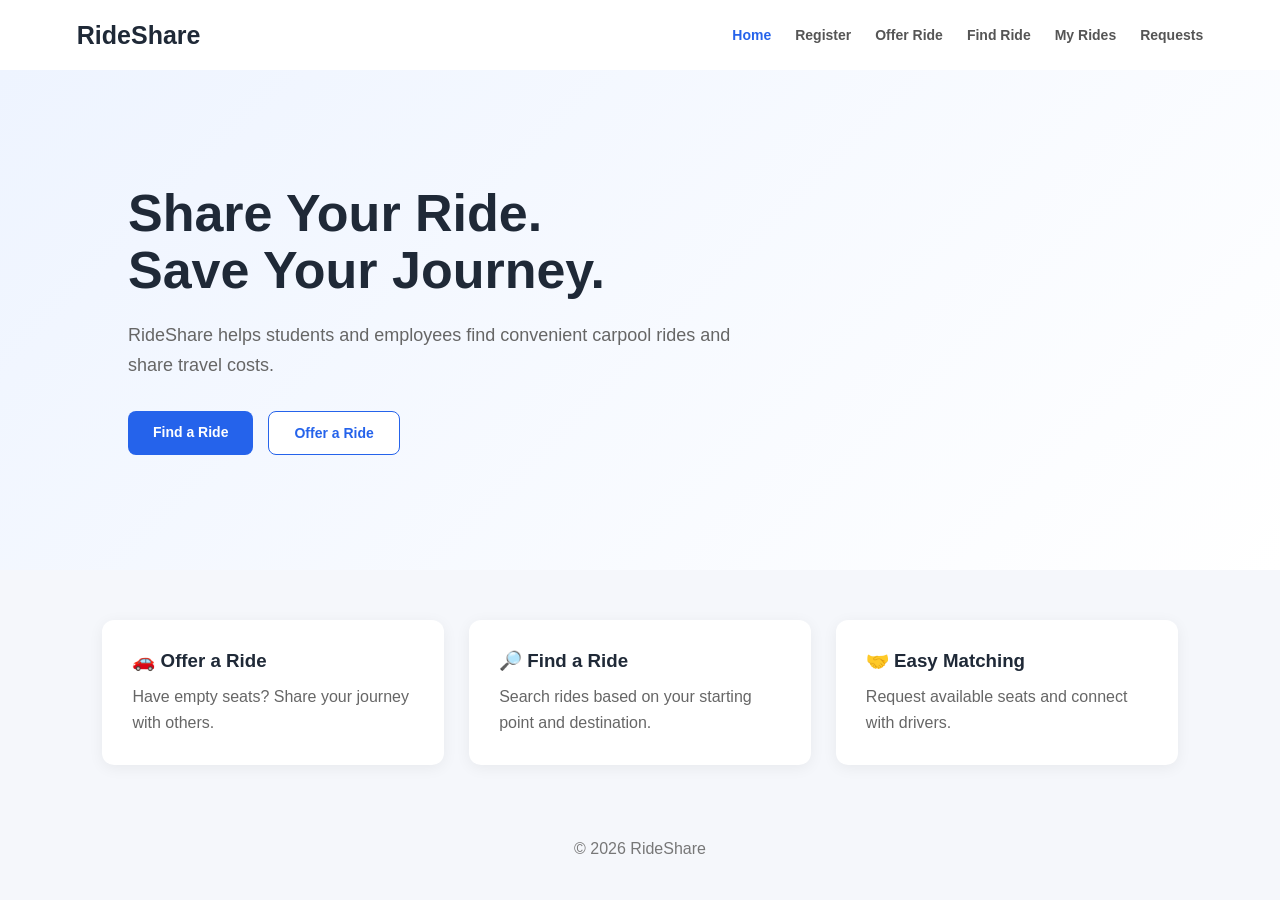
<file: target/classes/static/index.html>
<!DOCTYPE html>
<html lang="en">
<head>
    <meta charset="UTF-8">
    <meta name="viewport" content="width=device-width, initial-scale=1.0">
    <title>RideShare - Home</title>
    <link rel="stylesheet" href="style.css">
</head>

<body>

<header>
    <div class="logo">RideShare</div>

    <nav>
        <a href="index.html" class="active">Home</a>
        <a href="register.html">Register</a>
        <a href="offer-ride.html">Offer Ride</a>
        <a href="find-rides.html">Find Ride</a>
        <a href="my-rides.html">My Rides</a>
        <a href="requests.html">Requests</a>
    </nav>
</header>

<main class="hero">

    <section class="hero-content">
        <h1>Share Your Ride.<br>Save Your Journey.</h1>

        <p>
            RideShare helps students and employees find
            convenient carpool rides and share travel costs.
        </p>

        <div class="hero-buttons">
            <a href="find-rides.html" class="btn primary">
                Find a Ride
            </a>

            <a href="offer-ride.html" class="btn secondary">
                Offer a Ride
            </a>
        </div>
    </section>

</main>

<section class="features">

    <div class="feature-card">
        <h3>🚗 Offer a Ride</h3>
        <p>Have empty seats? Share your journey with others.</p>
    </div>

    <div class="feature-card">
        <h3>🔎 Find a Ride</h3>
        <p>Search rides based on your starting point and destination.</p>
    </div>

    <div class="feature-card">
        <h3>🤝 Easy Matching</h3>
        <p>Request available seats and connect with drivers.</p>
    </div>

</section>

<footer>
    © 2026 RideShare
</footer>

</body>
</html>
</file>
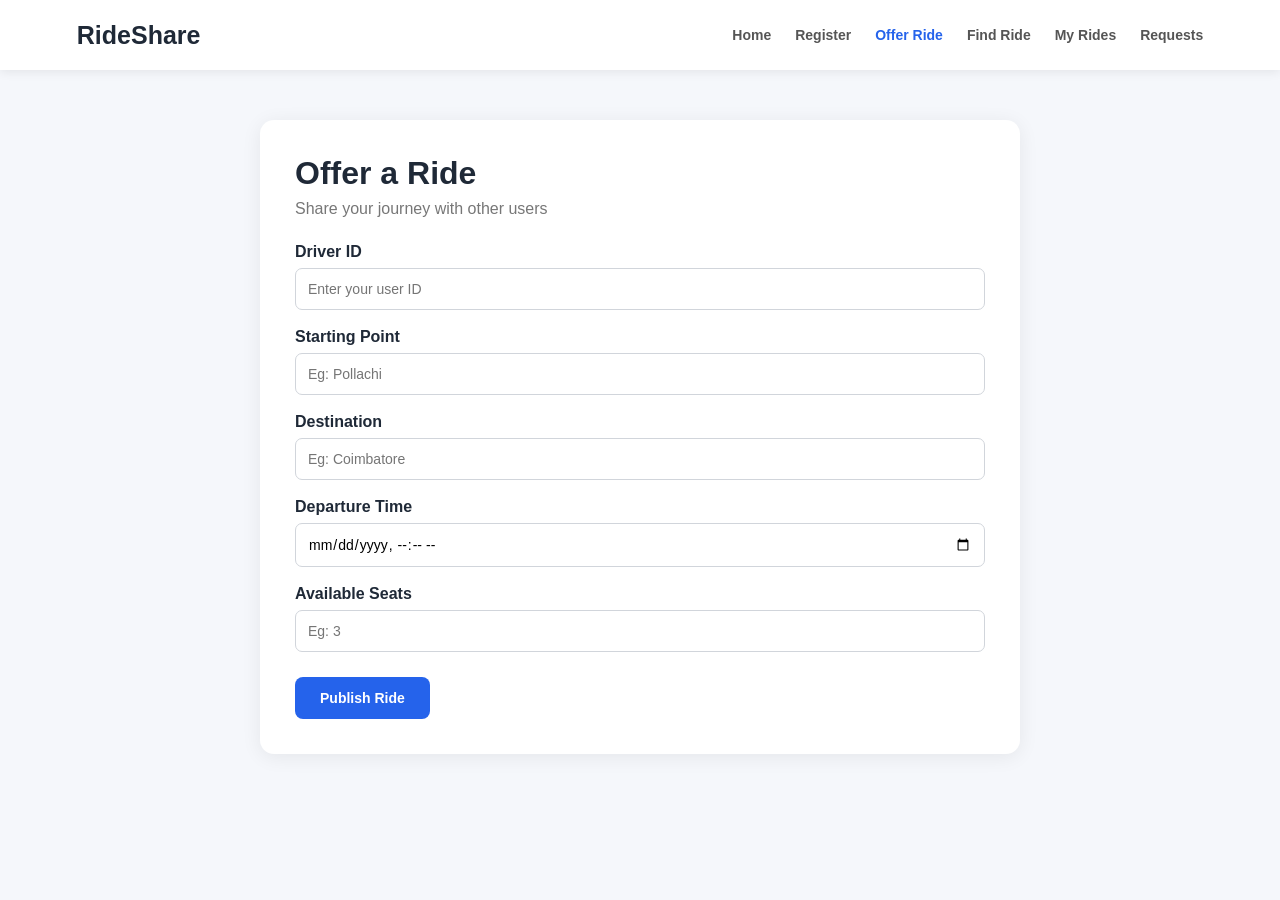
<file: target/classes/static/offer-ride.html>
<!DOCTYPE html>
<html lang="en">
<head>
    <meta charset="UTF-8">
    <meta name="viewport" content="width=device-width, initial-scale=1.0">
    <title>Offer Ride - RideShare</title>
    <link rel="stylesheet" href="style.css">
</head>

<body>

<header>
    <div class="logo">RideShare</div>

    <nav>
        <a href="index.html">Home</a>
        <a href="register.html">Register</a>
        <a href="offer-ride.html" class="active">Offer Ride</a>
        <a href="find-rides.html">Find Ride</a>
        <a href="my-rides.html">My Rides</a>
        <a href="requests.html">Requests</a>
    </nav>
</header>

<div class="page-container">

    <div class="form-card">

        <h1>Offer a Ride</h1>

        <p class="subtitle">
            Share your journey with other users
        </p>

        <form id="rideForm">

            <label>Driver ID</label>
            <input type="number"
                   id="driverId"
                   placeholder="Enter your user ID"
                   required>

            <label>Starting Point</label>
            <input type="text"
                   id="origin"
                   placeholder="Eg: Pollachi"
                   required>

            <label>Destination</label>
            <input type="text"
                   id="destination"
                   placeholder="Eg: Coimbatore"
                   required>

            <label>Departure Time</label>
            <input type="datetime-local"
                   id="departureTime"
                   required>

            <label>Available Seats</label>
            <input type="number"
                   id="seats"
                   min="1"
                   max="8"
                   placeholder="Eg: 3"
                   required>

            <button type="submit" class="btn primary">
                Publish Ride
            </button>

        </form>

        <div id="rideMessage"></div>

    </div>

</div>

<script src="app.js"></script>

</body>
</html>
</file>
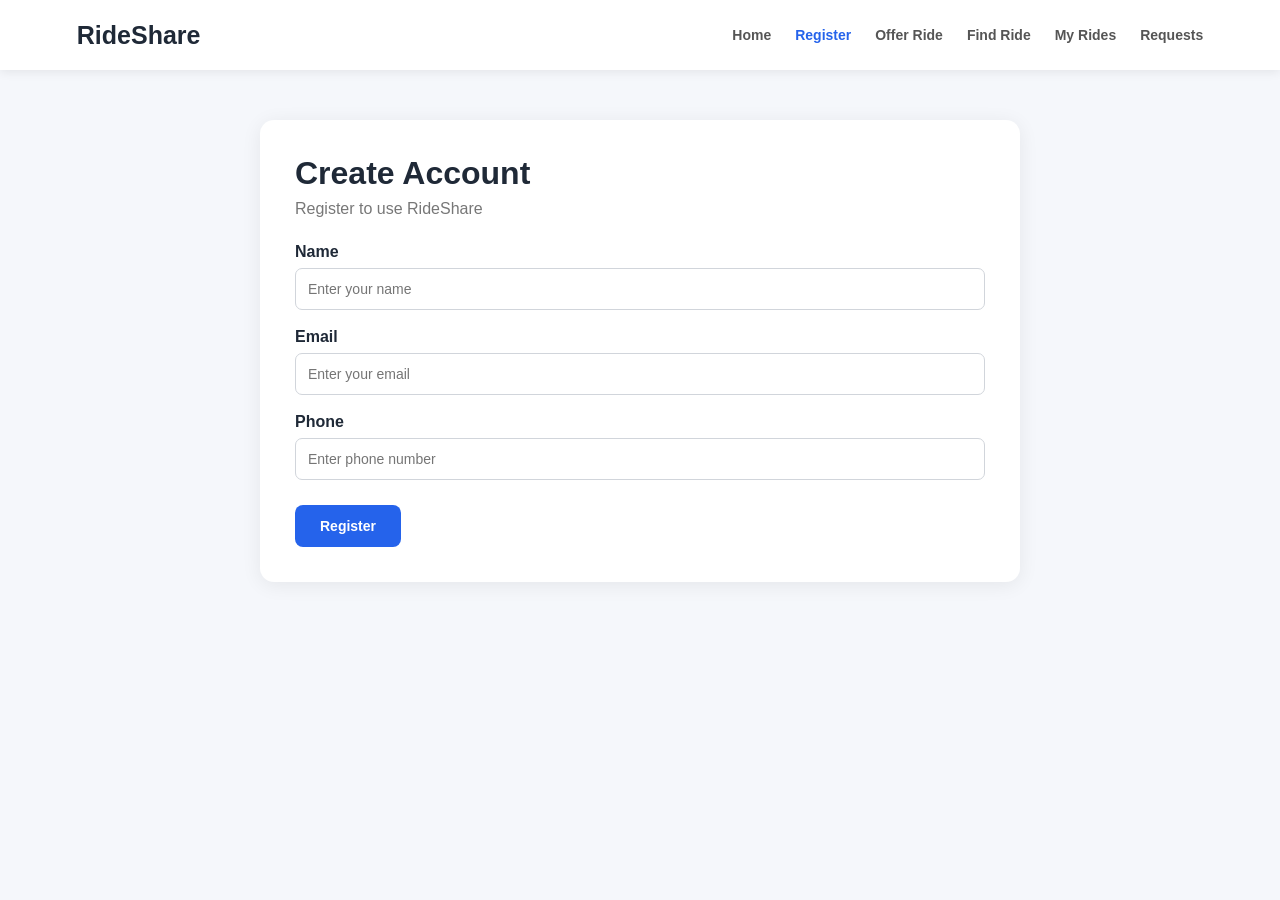
<file: target/classes/static/register.html>
<!DOCTYPE html>
<html lang="en">
<head>
    <meta charset="UTF-8">
    <meta name="viewport" content="width=device-width, initial-scale=1.0">
    <title>Register - RideShare</title>
    <link rel="stylesheet" href="style.css">
</head>

<body>

<header>
    <div class="logo">RideShare</div>

    <nav>
        <a href="index.html">Home</a>
        <a href="register.html" class="active">Register</a>
        <a href="offer-ride.html">Offer Ride</a>
        <a href="find-rides.html">Find Ride</a>
        <a href="my-rides.html">My Rides</a>
        <a href="requests.html">Requests</a>
    </nav>
</header>

<div class="page-container">

    <div class="form-card">

        <h1>Create Account</h1>
        <p class="subtitle">Register to use RideShare</p>

        <form id="registerForm">

            <label>Name</label>
            <input type="text" id="name" placeholder="Enter your name" required>

            <label>Email</label>
            <input type="email" id="email" placeholder="Enter your email" required>

            <label>Phone</label>
            <input type="text" id="phone" placeholder="Enter phone number" required>

            <button type="submit" class="btn primary">
                Register
            </button>

        </form>

        <div id="registerMessage"></div>

    </div>

</div>

<script src="app.js"></script>

</body>
</html>
</file>
<file: target/classes/static/style.css>
* {
    box-sizing: border-box;
    margin: 0;
    padding: 0;
    font-family: Arial, sans-serif;
}

body {
    background: #f5f7fb;
    color: #1f2937;
}

/* HEADER */

header {
    height: 70px;
    background: white;
    display: flex;
    align-items: center;
    justify-content: space-between;
    padding: 0 6%;
    box-shadow: 0 2px 10px rgba(0,0,0,0.08);
}

.logo {
    font-size: 25px;
    font-weight: bold;
}

nav {
    display: flex;
    gap: 24px;
}

nav a {
    text-decoration: none;
    color: #555;
    font-size: 14px;
    font-weight: 600;
}

nav a:hover,
nav a.active {
    color: #2563eb;
}

/* HOME */

.hero {
    min-height: 500px;
    display: flex;
    align-items: center;
    padding: 70px 10%;
    background: linear-gradient(135deg, #eef4ff, #ffffff);
}

.hero-content {
    max-width: 650px;
}

.hero h1 {
    font-size: 52px;
    line-height: 1.1;
    margin-bottom: 20px;
}

.hero p {
    font-size: 18px;
    line-height: 1.7;
    color: #666;
    margin-bottom: 30px;
}

.hero-buttons {
    display: flex;
    gap: 15px;
}

/* BUTTON */

.btn {
    display: inline-block;
    border: none;
    padding: 13px 25px;
    border-radius: 8px;
    cursor: pointer;
    text-decoration: none;
    font-weight: bold;
    font-size: 14px;
}

.primary {
    background: #2563eb;
    color: white;
}

.primary:hover {
    background: #1d4ed8;
}

.secondary {
    background: white;
    color: #2563eb;
    border: 1px solid #2563eb;
}

/* FEATURES */

.features {
    display: grid;
    grid-template-columns: repeat(3, 1fr);
    gap: 25px;
    padding: 50px 8%;
}

.feature-card {
    background: white;
    padding: 30px;
    border-radius: 12px;
    box-shadow: 0 3px 15px rgba(0,0,0,0.06);
}

.feature-card h3 {
    margin-bottom: 12px;
}

.feature-card p {
    color: #666;
    line-height: 1.6;
}

/* FORMS */

.page-container {
    max-width: 800px;
    margin: 50px auto;
    padding: 0 20px;
}

.page-container.wide {
    max-width: 1100px;
}

.form-card {
    background: white;
    padding: 35px;
    border-radius: 14px;
    box-shadow: 0 3px 20px rgba(0,0,0,0.07);
}

.form-card h1 {
    margin-bottom: 8px;
}

.subtitle {
    color: #777;
    margin-bottom: 25px;
}

label {
    display: block;
    margin-top: 18px;
    margin-bottom: 7px;
    font-weight: 600;
}

input {
    width: 100%;
    padding: 12px;
    border: 1px solid #d1d5db;
    border-radius: 7px;
    font-size: 14px;
}

input:focus {
    outline: none;
    border-color: #2563eb;
}

form .btn {
    margin-top: 25px;
}

/* SEARCH */

.search-grid {
    display: grid;
    grid-template-columns: 1fr 1fr;
    gap: 15px;
}

/* RESULTS */

.results {
    margin-top: 25px;
}

.result-card {
    background: white;
    padding: 22px;
    border-radius: 12px;
    margin-bottom: 15px;
    box-shadow: 0 3px 12px rgba(0,0,0,0.06);
}

.result-card h3 {
    margin-bottom: 12px;
}

.result-card p {
    margin: 7px 0;
    color: #555;
}

.result-card button {
    margin-top: 12px;
}

.success {
    color: #15803d;
    margin-top: 15px;
}

.error {
    color: #dc2626;
    margin-top: 15px;
}

/* FOOTER */

footer {
    text-align: center;
    padding: 25px;
    color: #777;
}

/* MOBILE */

@media (max-width: 800px) {

    header {
        height: auto;
        padding: 20px;
        flex-direction: column;
        gap: 15px;
    }

    nav {
        flex-wrap: wrap;
        justify-content: center;
        gap: 12px;
    }

    .hero h1 {
        font-size: 38px;
    }

    .features {
        grid-template-columns: 1fr;
    }

    .search-grid {
        grid-template-columns: 1fr;
    }

}
</file>
